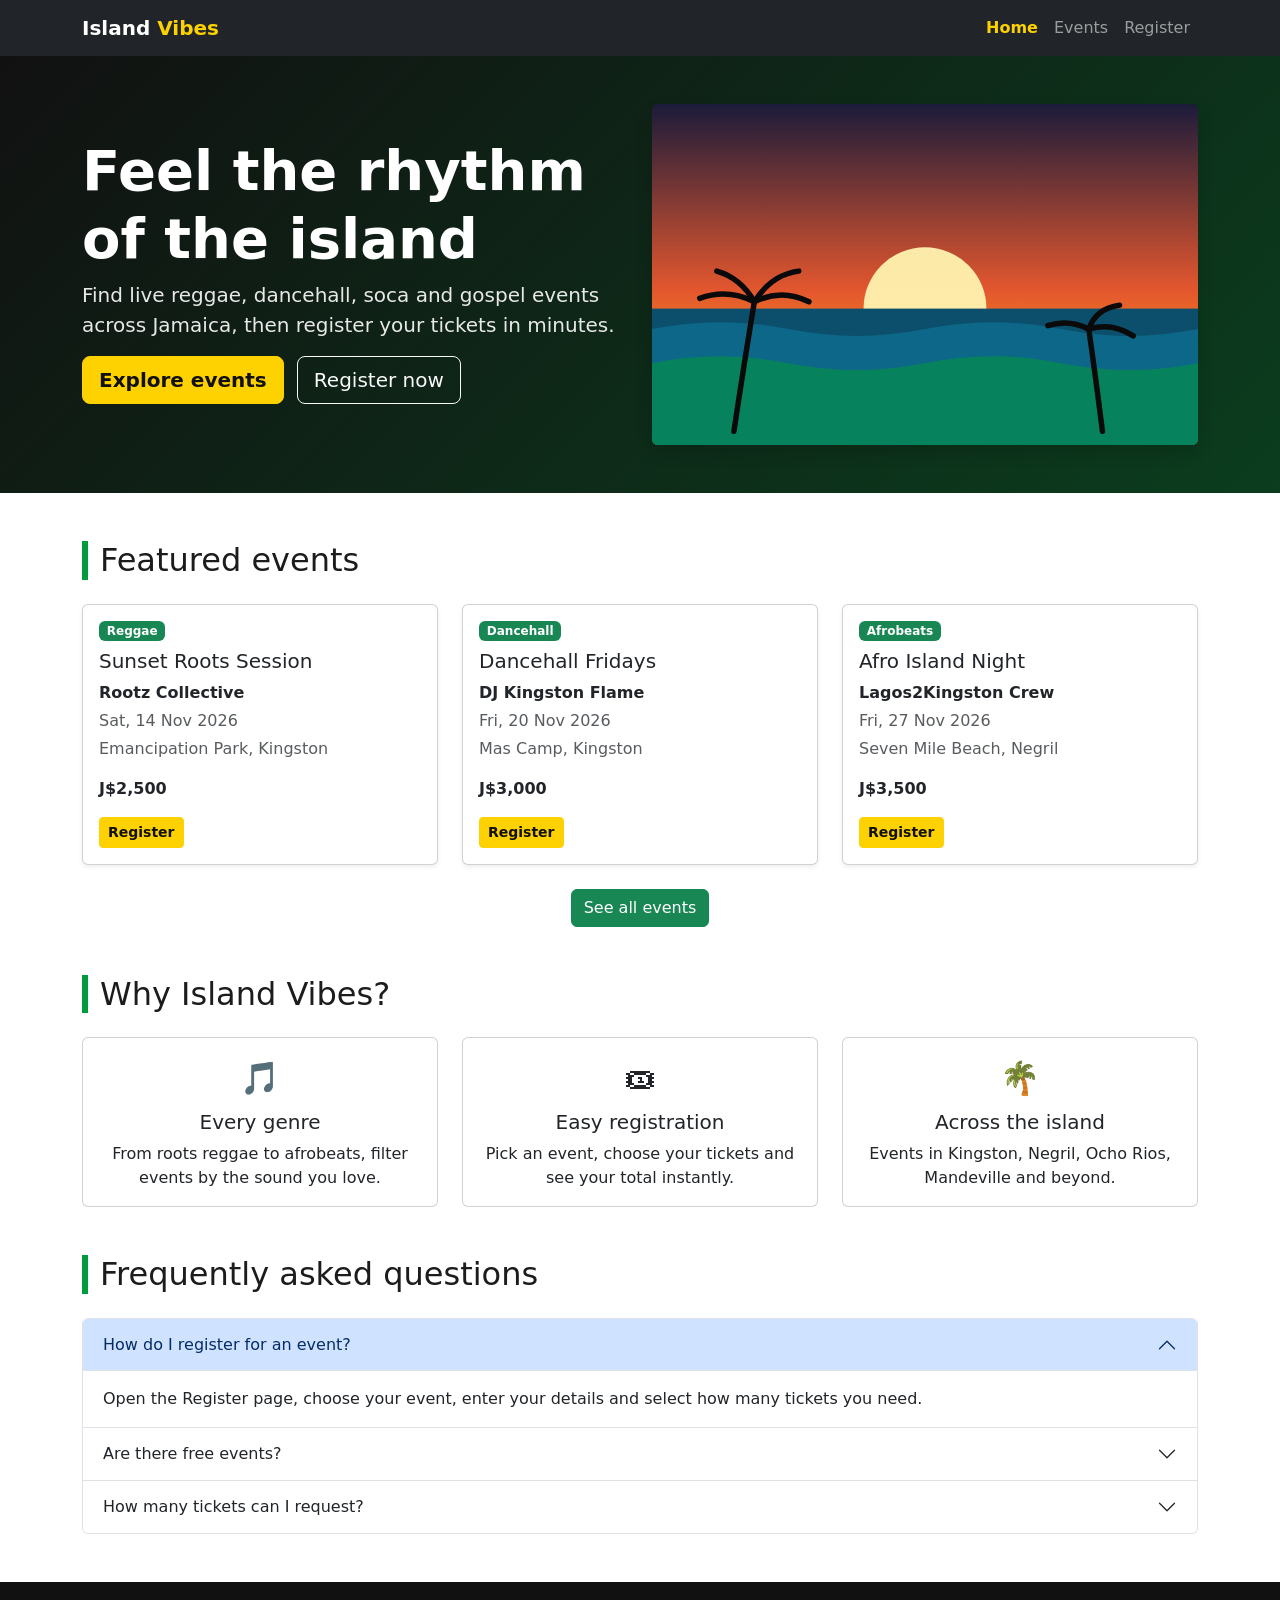
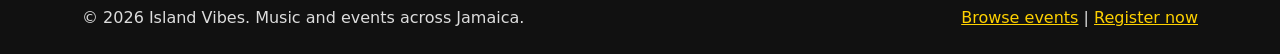
<file: index.html>
<!DOCTYPE html>
<html lang="en">
<head>
  <meta charset="UTF-8">
  <meta name="viewport" content="width=device-width, initial-scale=1">
  <meta name="description" content="Discover reggae, dancehall, soca and more live events across Jamaica.">
  <title>Island Vibes | Jamaican Music and Events</title>
  <link href="https://cdn.jsdelivr.net/npm/bootstrap@5.3.3/dist/css/bootstrap.min.css" rel="stylesheet">
  <link href="css/styles.css" rel="stylesheet">
</head>
<body>
  <a class="skip-link" href="#main">Skip to main content</a>
  <header>
    <nav class="navbar navbar-expand-lg navbar-dark bg-dark" aria-label="Main navigation">
      <div class="container">
        <a class="navbar-brand fw-bold" href="index.html">Island <span>Vibes</span></a>
        <button class="navbar-toggler" type="button" data-bs-toggle="collapse" data-bs-target="#mainNav"
                aria-controls="mainNav" aria-expanded="false" aria-label="Toggle navigation">
          <span class="navbar-toggler-icon"></span>
        </button>
        <div class="collapse navbar-collapse" id="mainNav">
          <ul class="navbar-nav ms-auto">
          <li class="nav-item"><a class="nav-link active" aria-current="page" href="index.html">Home</a></li>
          <li class="nav-item"><a class="nav-link" href="events.html">Events</a></li>
          <li class="nav-item"><a class="nav-link" href="register.html">Register</a></li>
          </ul>
        </div>
      </div>
    </nav>
  </header>

  <main id="main">
    <section class="hero py-5" aria-labelledby="heroTitle">
      <div class="container">
        <div class="row align-items-center g-4">
          <div class="col-lg-6">
            <h1 id="heroTitle" class="display-4 fw-bold">Feel the rhythm of the island</h1>
            <p class="lead">Find live reggae, dancehall, soca and gospel events across Jamaica, then register your tickets in minutes.</p>
            <a href="events.html" class="btn btn-gold btn-lg me-2 mb-2">Explore events</a>
            <a href="register.html" class="btn btn-outline-light btn-lg mb-2">Register now</a>
          </div>
          <div class="col-lg-6">
            <img src="images/hero.svg" class="img-fluid rounded shadow" alt="Illustration of a sunset over the sea with palm trees">
          </div>
        </div>
      </div>
    </section>

    <section class="container my-5" aria-labelledby="featuredTitle">
      <h2 id="featuredTitle" class="section-title mb-4">Featured events</h2>
      <div class="row g-4" id="featuredGrid"></div>
      <div class="text-center mt-4">
        <a href="events.html" class="btn btn-success">See all events</a>
      </div>
    </section>

    <section class="container my-5" aria-labelledby="whyTitle">
      <h2 id="whyTitle" class="section-title mb-4">Why Island Vibes?</h2>
      <div class="row g-4">
        <div class="col-md-4">
          <article class="card h-100 text-center p-3">
            <div class="feature-icon" aria-hidden="true">&#127925;</div>
            <h3 class="h5 mt-2">Every genre</h3>
            <p class="mb-0">From roots reggae to afrobeats, filter events by the sound you love.</p>
          </article>
        </div>
        <div class="col-md-4">
          <article class="card h-100 text-center p-3">
            <div class="feature-icon" aria-hidden="true">&#127903;</div>
            <h3 class="h5 mt-2">Easy registration</h3>
            <p class="mb-0">Pick an event, choose your tickets and see your total instantly.</p>
          </article>
        </div>
        <div class="col-md-4">
          <article class="card h-100 text-center p-3">
            <div class="feature-icon" aria-hidden="true">&#127796;</div>
            <h3 class="h5 mt-2">Across the island</h3>
            <p class="mb-0">Events in Kingston, Negril, Ocho Rios, Mandeville and beyond.</p>
          </article>
        </div>
      </div>
    </section>

    <section class="container my-5" aria-labelledby="faqTitle">
      <h2 id="faqTitle" class="section-title mb-4">Frequently asked questions</h2>
      <div class="accordion" id="faqAccordion">
        <div class="accordion-item">
          <h3 class="accordion-header">
            <button class="accordion-button" type="button" data-bs-toggle="collapse" data-bs-target="#faq1" aria-expanded="true" aria-controls="faq1">
              How do I register for an event?
            </button>
          </h3>
          <div id="faq1" class="accordion-collapse collapse show" data-bs-parent="#faqAccordion">
            <div class="accordion-body">Open the Register page, choose your event, enter your details and select how many tickets you need.</div>
          </div>
        </div>
        <div class="accordion-item">
          <h3 class="accordion-header">
            <button class="accordion-button collapsed" type="button" data-bs-toggle="collapse" data-bs-target="#faq2" aria-expanded="false" aria-controls="faq2">
              Are there free events?
            </button>
          </h3>
          <div id="faq2" class="accordion-collapse collapse" data-bs-parent="#faqAccordion">
            <div class="accordion-body">Yes. Some events, such as gospel nights, are free. They show a "Free" price on the events page.</div>
          </div>
        </div>
        <div class="accordion-item">
          <h3 class="accordion-header">
            <button class="accordion-button collapsed" type="button" data-bs-toggle="collapse" data-bs-target="#faq3" aria-expanded="false" aria-controls="faq3">
              How many tickets can I request?
            </button>
          </h3>
          <div id="faq3" class="accordion-collapse collapse" data-bs-parent="#faqAccordion">
            <div class="accordion-body">You can register up to 10 tickets per request.</div>
          </div>
        </div>
      </div>
    </section>
  </main>

  <footer class="py-4 mt-5">
    <div class="container d-flex flex-column flex-md-row justify-content-between align-items-center gap-2">
      <p class="mb-0">&copy; <span class="current-year"></span> Island Vibes. Music and events across Jamaica.</p>
      <p class="mb-0"><a href="events.html">Browse events</a> | <a href="register.html">Register now</a></p>
    </div>
  </footer>

  <script src="https://code.jquery.com/jquery-3.7.1.min.js"></script>
  <script src="https://cdn.jsdelivr.net/npm/bootstrap@5.3.3/dist/js/bootstrap.bundle.min.js"></script>
  <script src="js/app.js"></script>
</body>
</html>
</file>
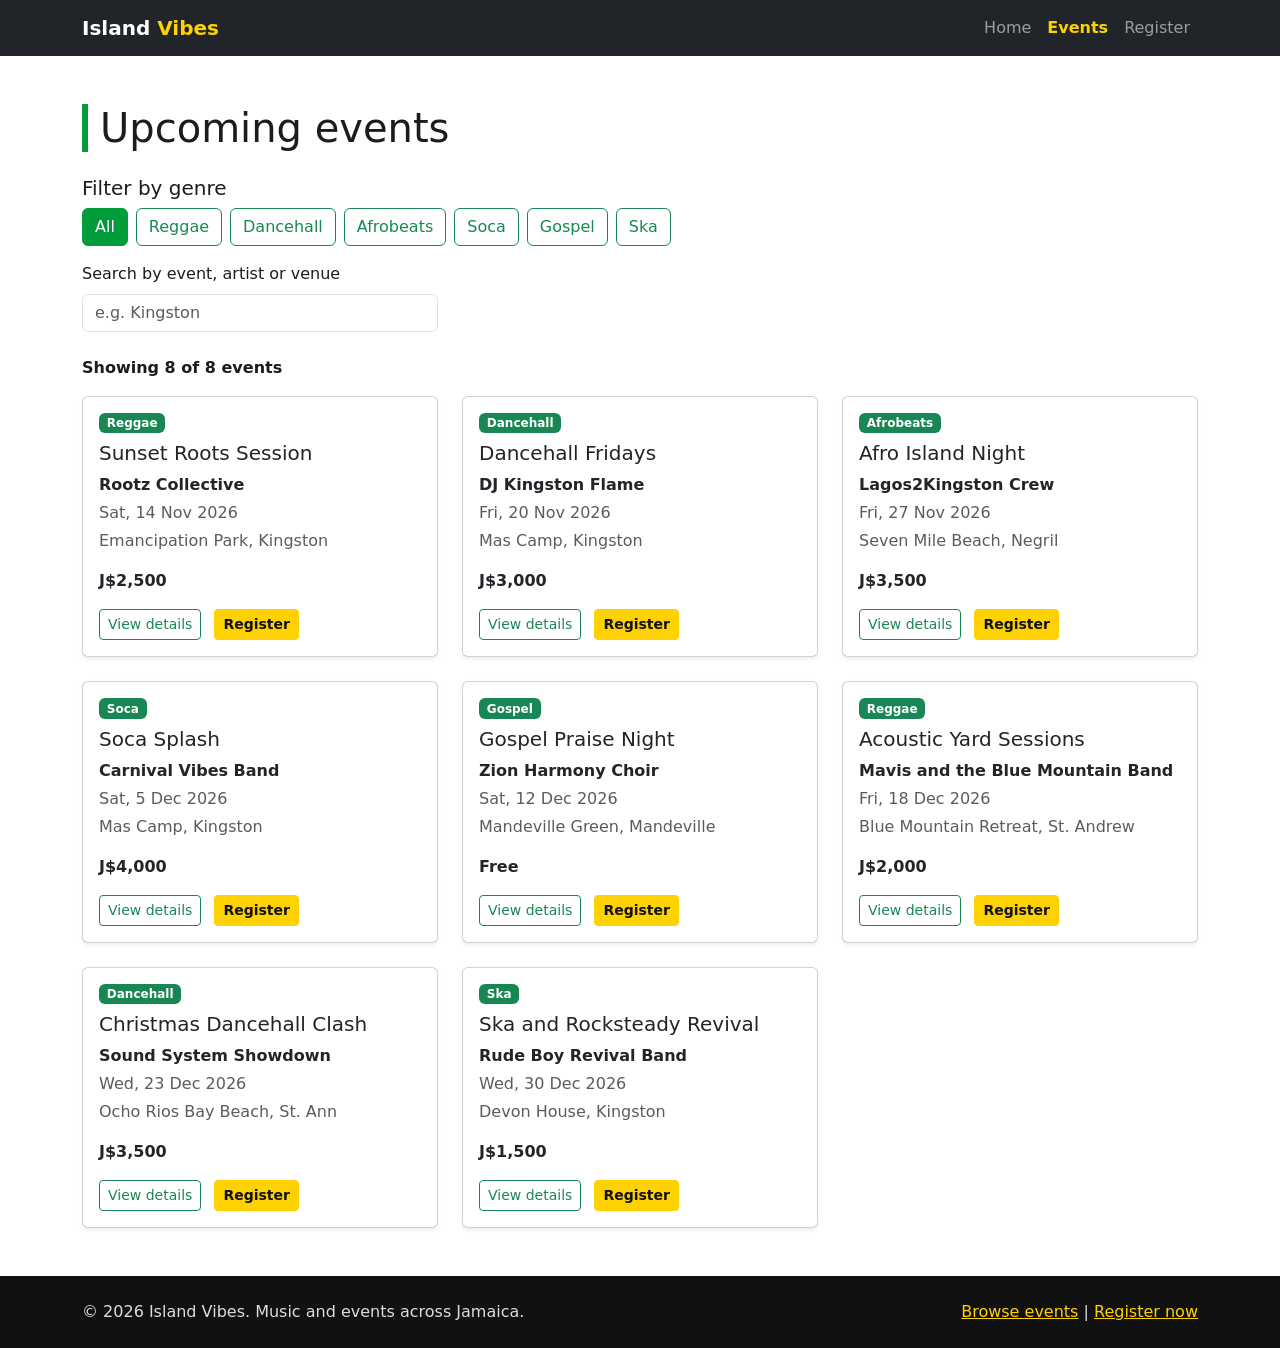
<file: events.html>
<!DOCTYPE html>
<html lang="en">
<head>
  <meta charset="UTF-8">
  <meta name="viewport" content="width=device-width, initial-scale=1">
  <meta name="description" content="Browse and filter upcoming music events across Jamaica.">
  <title>Events | Island Vibes</title>
  <link href="https://cdn.jsdelivr.net/npm/bootstrap@5.3.3/dist/css/bootstrap.min.css" rel="stylesheet">
  <link href="css/styles.css" rel="stylesheet">
</head>
<body>
  <a class="skip-link" href="#main">Skip to main content</a>
  <header>
    <nav class="navbar navbar-expand-lg navbar-dark bg-dark" aria-label="Main navigation">
      <div class="container">
        <a class="navbar-brand fw-bold" href="index.html">Island <span>Vibes</span></a>
        <button class="navbar-toggler" type="button" data-bs-toggle="collapse" data-bs-target="#mainNav"
                aria-controls="mainNav" aria-expanded="false" aria-label="Toggle navigation">
          <span class="navbar-toggler-icon"></span>
        </button>
        <div class="collapse navbar-collapse" id="mainNav">
          <ul class="navbar-nav ms-auto">
          <li class="nav-item"><a class="nav-link" href="index.html">Home</a></li>
          <li class="nav-item"><a class="nav-link active" aria-current="page" href="events.html">Events</a></li>
          <li class="nav-item"><a class="nav-link" href="register.html">Register</a></li>
          </ul>
        </div>
      </div>
    </nav>
  </header>

  <main id="main" class="container my-5">
    <h1 class="section-title mb-4">Upcoming events</h1>

    <section aria-labelledby="filterTitle" class="mb-4">
      <h2 id="filterTitle" class="h5">Filter by genre</h2>
      <div id="genreFilters" class="d-flex flex-wrap gap-2 mb-3" role="group" aria-label="Genre filters"></div>
      <div class="row">
        <div class="col-md-6 col-lg-4">
          <label for="searchInput" class="form-label">Search by event, artist or venue</label>
          <input type="search" id="searchInput" class="form-control" placeholder="e.g. Kingston">
        </div>
      </div>
    </section>

    <p id="resultCount" class="fw-semibold" aria-live="polite"></p>
    <div class="row g-4" id="eventGrid"></div>
    <p id="noResults" class="alert alert-warning d-none" role="status">No events match your filters. Try a different genre or search.</p>
  </main>

  <!-- Bootstrap modal populated by JavaScript -->
  <div class="modal fade" id="eventModal" tabindex="-1" aria-labelledby="eventModalLabel" aria-hidden="true">
    <div class="modal-dialog modal-dialog-centered">
      <div class="modal-content">
        <div class="modal-header">
          <h2 class="modal-title h5" id="eventModalLabel">Event details</h2>
          <button type="button" class="btn-close" data-bs-dismiss="modal" aria-label="Close"></button>
        </div>
        <div class="modal-body">
          <p><span class="badge bg-success" id="modalGenre"></span></p>
          <p id="modalDescription"></p>
          <ul class="list-unstyled mb-0">
            <li><strong>Artist:</strong> <span id="modalArtist"></span></li>
            <li><strong>Date:</strong> <span id="modalDate"></span></li>
            <li><strong>Venue:</strong> <span id="modalVenue"></span></li>
            <li><strong>Price:</strong> <span id="modalPrice"></span></li>
            <li><strong>Seats left:</strong> <span id="modalSeats"></span></li>
          </ul>
        </div>
        <div class="modal-footer">
          <button type="button" class="btn btn-secondary" data-bs-dismiss="modal">Close</button>
          <a href="register.html" id="modalRegister" class="btn btn-gold">Register for this event</a>
        </div>
      </div>
    </div>
  </div>

  <footer class="py-4 mt-5">
    <div class="container d-flex flex-column flex-md-row justify-content-between align-items-center gap-2">
      <p class="mb-0">&copy; <span class="current-year"></span> Island Vibes. Music and events across Jamaica.</p>
      <p class="mb-0"><a href="events.html">Browse events</a> | <a href="register.html">Register now</a></p>
    </div>
  </footer>

  <script src="https://code.jquery.com/jquery-3.7.1.min.js"></script>
  <script src="https://cdn.jsdelivr.net/npm/bootstrap@5.3.3/dist/js/bootstrap.bundle.min.js"></script>
  <script src="js/app.js"></script>
</body>
</html>
</file>
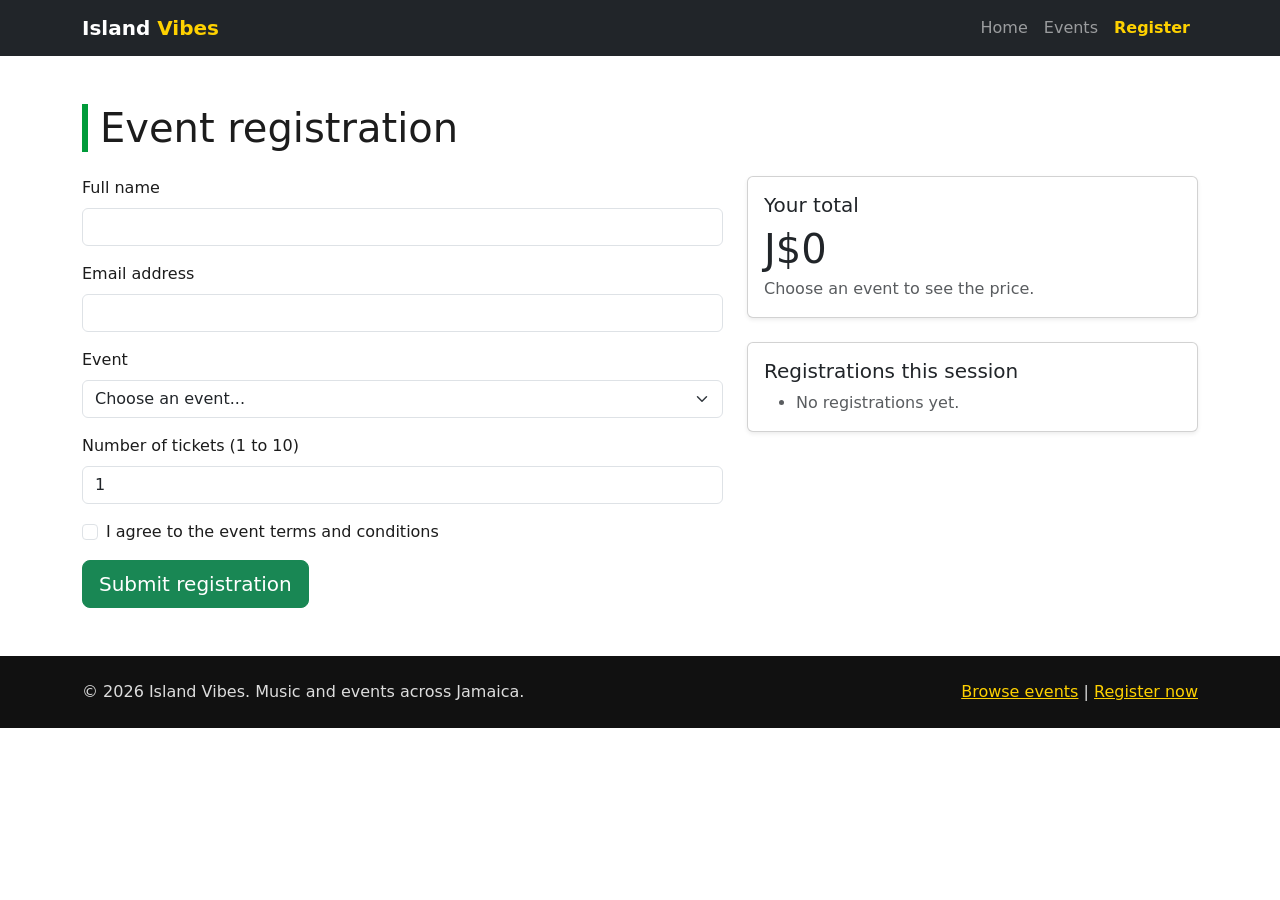
<file: register.html>
<!DOCTYPE html>
<html lang="en">
<head>
  <meta charset="UTF-8">
  <meta name="viewport" content="width=device-width, initial-scale=1">
  <meta name="description" content="Register for an Island Vibes event.">
  <title>Register | Island Vibes</title>
  <link href="https://cdn.jsdelivr.net/npm/bootstrap@5.3.3/dist/css/bootstrap.min.css" rel="stylesheet">
  <link href="css/styles.css" rel="stylesheet">
</head>
<body>
  <a class="skip-link" href="#main">Skip to main content</a>
  <header>
    <nav class="navbar navbar-expand-lg navbar-dark bg-dark" aria-label="Main navigation">
      <div class="container">
        <a class="navbar-brand fw-bold" href="index.html">Island <span>Vibes</span></a>
        <button class="navbar-toggler" type="button" data-bs-toggle="collapse" data-bs-target="#mainNav"
                aria-controls="mainNav" aria-expanded="false" aria-label="Toggle navigation">
          <span class="navbar-toggler-icon"></span>
        </button>
        <div class="collapse navbar-collapse" id="mainNav">
          <ul class="navbar-nav ms-auto">
          <li class="nav-item"><a class="nav-link" href="index.html">Home</a></li>
          <li class="nav-item"><a class="nav-link" href="events.html">Events</a></li>
          <li class="nav-item"><a class="nav-link active" aria-current="page" href="register.html">Register</a></li>
          </ul>
        </div>
      </div>
    </nav>
  </header>

  <main id="main" class="container my-5">
    <h1 class="section-title mb-4">Event registration</h1>
    <div class="row g-4">
      <div class="col-lg-7">
        <form id="registrationForm" novalidate>
          <div class="mb-3">
            <label for="fullName" class="form-label">Full name</label>
            <input type="text" id="fullName" class="form-control" autocomplete="name" required>
            <div class="invalid-feedback" id="fullNameError"></div>
          </div>
          <div class="mb-3">
            <label for="email" class="form-label">Email address</label>
            <input type="email" id="email" class="form-control" autocomplete="email" required>
            <div class="invalid-feedback" id="emailError"></div>
          </div>
          <div class="mb-3">
            <label for="eventSelect" class="form-label">Event</label>
            <select id="eventSelect" class="form-select" required>
              <option value="">Choose an event...</option>
            </select>
            <div class="invalid-feedback" id="eventSelectError"></div>
          </div>
          <div class="mb-3">
            <label for="tickets" class="form-label">Number of tickets (1 to 10)</label>
            <input type="number" id="tickets" class="form-control" value="1" min="1" max="10" required>
            <div class="invalid-feedback" id="ticketsError"></div>
          </div>
          <div class="form-check mb-3">
            <input class="form-check-input" type="checkbox" id="terms">
            <label class="form-check-label" for="terms">I agree to the event terms and conditions</label>
            <div class="invalid-feedback" id="termsError"></div>
          </div>
          <button type="submit" class="btn btn-success btn-lg">Submit registration</button>
        </form>
        <div id="confirmation" class="alert alert-success mt-4 d-none" role="status"></div>
      </div>

      <aside class="col-lg-5" aria-label="Order summary">
        <div class="card shadow-sm mb-4">
          <div class="card-body">
            <h2 class="h5">Your total</h2>
            <p class="display-6 mb-1" id="totalDisplay">J$0</p>
            <p class="text-muted mb-0" id="totalNote">Choose an event to see the price.</p>
          </div>
        </div>
        <div class="card shadow-sm">
          <div class="card-body">
            <h2 class="h5">Registrations this session</h2>
            <ul class="mb-0" id="registrationList">
              <li class="text-muted">No registrations yet.</li>
            </ul>
          </div>
        </div>
      </aside>
    </div>
  </main>

  <!-- Bootstrap toast -->
  <div class="toast-container position-fixed bottom-0 end-0 p-3">
    <div id="successToast" class="toast text-bg-success" role="status" aria-live="polite" aria-atomic="true">
      <div class="d-flex">
        <div class="toast-body">Registration received. See you at the event!</div>
        <button type="button" class="btn-close btn-close-white me-2 m-auto" data-bs-dismiss="toast" aria-label="Close"></button>
      </div>
    </div>
  </div>

  <footer class="py-4 mt-5">
    <div class="container d-flex flex-column flex-md-row justify-content-between align-items-center gap-2">
      <p class="mb-0">&copy; <span class="current-year"></span> Island Vibes. Music and events across Jamaica.</p>
      <p class="mb-0"><a href="events.html">Browse events</a> | <a href="register.html">Register now</a></p>
    </div>
  </footer>

  <script src="https://code.jquery.com/jquery-3.7.1.min.js"></script>
  <script src="https://cdn.jsdelivr.net/npm/bootstrap@5.3.3/dist/js/bootstrap.bundle.min.js"></script>
  <script src="js/app.js"></script>
</body>
</html>
</file>
<file: css/styles.css>
/* Island Vibes - shared styles */
:root {
  --jam-green: #009b3a;
  --jam-gold: #fed100;
  --jam-black: #111111;
}

body {
  font-family: "Segoe UI", system-ui, -apple-system, Roboto, Arial, sans-serif;
  color: #1c1c1c;
}

.skip-link {
  position: absolute;
  left: -999px;
  top: 0;
  background: var(--jam-gold);
  color: #000;
  padding: 0.5rem 1rem;
  z-index: 2000;
}
.skip-link:focus { left: 0; }

:focus-visible {
  outline: 3px solid var(--jam-gold);
  outline-offset: 2px;
}

.navbar-brand span { color: var(--jam-gold); }
.navbar .nav-link.active { color: var(--jam-gold) !important; font-weight: 600; }

.hero {
  background: linear-gradient(135deg, var(--jam-black) 0%, #0b3d1e 100%);
  color: #fff;
}
.hero .lead { color: #e8e8e8; }

.btn-gold {
  background-color: var(--jam-gold);
  border-color: var(--jam-gold);
  color: #111;
  font-weight: 600;
}
.btn-gold:hover, .btn-gold:focus {
  background-color: #e6bc00;
  border-color: #e6bc00;
  color: #111;
}

.section-title { border-left: 6px solid var(--jam-green); padding-left: 0.75rem; }

.event-card { transition: transform 0.2s ease, box-shadow 0.2s ease; }
.event-card:hover { transform: translateY(-4px); box-shadow: 0 0.75rem 1.5rem rgba(0, 0, 0, 0.15) !important; }

.feature-icon { font-size: 2rem; }

.genre-btn.active { background-color: var(--jam-green); border-color: var(--jam-green); color: #fff; }

footer { background: var(--jam-black); color: #ddd; }
footer a { color: var(--jam-gold); }
</file>
